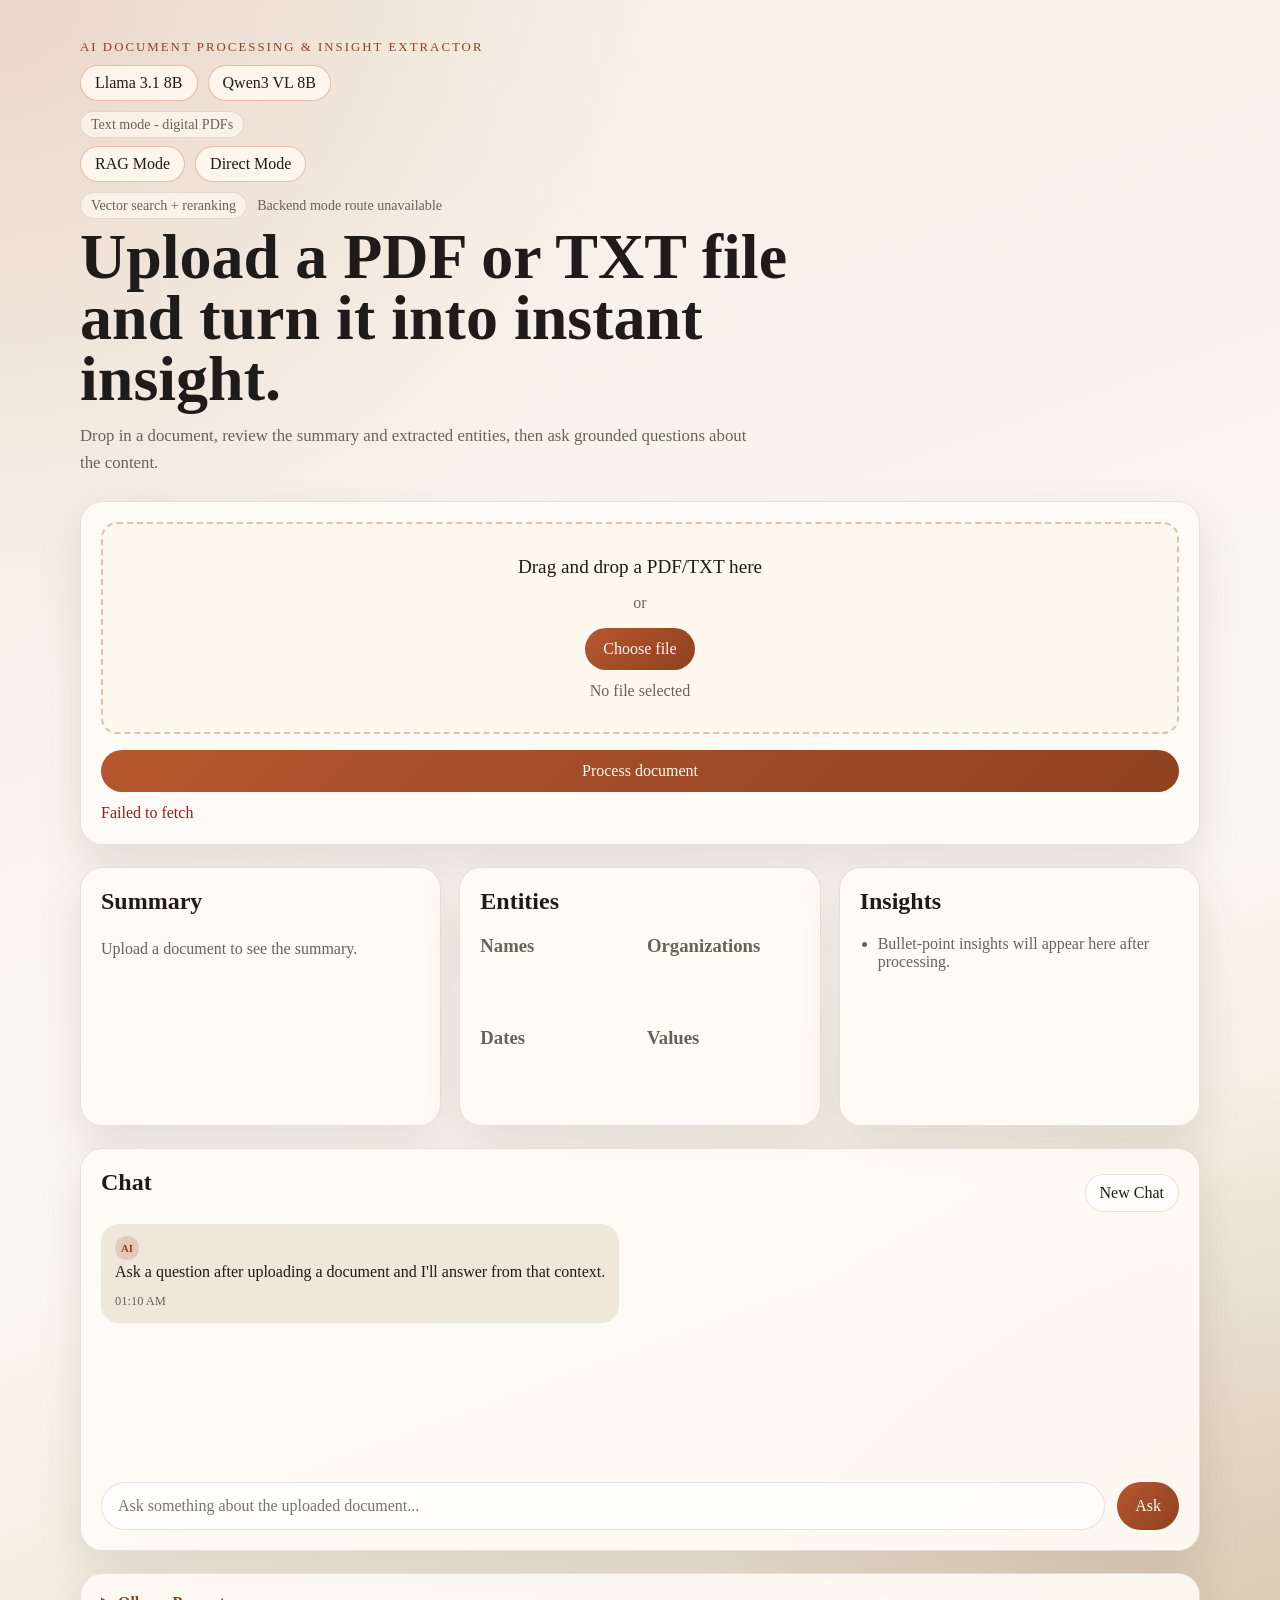
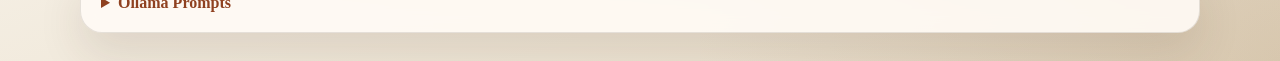
<file: READR/ui/index.html>
<!DOCTYPE html>
<html lang="en">
  <head>
    <meta charset="UTF-8" />
    <meta name="viewport" content="width=device-width, initial-scale=1.0" />
    <title>Document Insight Extractor</title>
    <link rel="stylesheet" href="style.css" />
  </head>
  <body>
    <main class="app-shell">
      <section class="hero">
        <p class="eyebrow">AI Document Processing & Insight Extractor</p>
        <div class="model-switcher">
          <button id="llamaModelBtn" class="model-btn" type="button">Llama 3.1 8B</button>
          <button id="qwenModelBtn" class="model-btn" type="button">Qwen3 VL 8B</button>
        </div>
        <div class="model-meta">
          <span id="modelBadge" class="model-badge">Text mode - digital PDFs</span>
          <span id="modelStatus" class="model-status"></span>
        </div>
        <div class="mode-switcher">
          <button id="ragModeBtn" class="mode-btn" type="button">RAG Mode</button>
          <button id="directModeBtn" class="mode-btn" type="button">Direct Mode</button>
        </div>
        <div class="mode-meta">
          <span id="modeBadge" class="mode-badge">Vector search + reranking</span>
          <span id="modeStatus" class="model-status"></span>
          <span id="modeWarning" class="warning-badge hidden">
            Large document - answers may be less accurate, only first ~1800 words used
          </span>
        </div>
        <h1>Upload a PDF or TXT file and turn it into instant insight.</h1>
        <p class="subcopy">
          Drop in a document, review the summary and extracted entities, then ask
          grounded questions about the content.
        </p>
      </section>

      <section class="panel upload-panel">
        <div id="dropZone" class="drop-zone">
          <input id="fileInput" type="file" accept=".pdf,.txt" hidden />
          <p class="drop-title">Drag and drop a PDF/TXT here</p>
          <p class="drop-subtitle">or</p>
          <button id="pickFileBtn" class="primary-btn" type="button">Choose file</button>
          <p id="fileName" class="file-name">No file selected</p>
        </div>
        <button id="uploadBtn" class="primary-btn wide" type="button">Process document</button>
        <p id="status" class="status"></p>
        <div id="uploadProgress" class="upload-progress hidden">
          <p id="uploadModeNote" class="upload-mode-note"></p>
          <div id="step1" class="progress-step">Step 1: Extracting text...</div>
          <div id="step2" class="progress-step">Step 2: Chunking and indexing...</div>
          <div id="step3" class="progress-step">Step 3: Generating summary...</div>
        </div>
      </section>

      <section class="results-grid">
        <article class="panel">
          <h2>Summary</h2>
          <div id="summary" class="content-box muted">Upload a document to see the summary.</div>
        </article>

        <article class="panel">
          <h2>Entities</h2>
          <div id="entities" class="entities-grid muted">
            <div>
              <h3>Names</h3>
              <ul id="namesList"></ul>
            </div>
            <div>
              <h3>Organizations</h3>
              <ul id="orgsList"></ul>
            </div>
            <div>
              <h3>Dates</h3>
              <ul id="datesList"></ul>
            </div>
            <div>
              <h3>Values</h3>
              <ul id="valuesList"></ul>
            </div>
          </div>
        </article>

        <article class="panel insights-panel">
          <h2>Insights</h2>
          <ul id="insightsList" class="insights-list muted">
            <li>Bullet-point insights will appear here after processing.</li>
          </ul>
        </article>
      </section>

      <section class="panel chat-panel">
        <div class="chat-header">
          <h2>Chat</h2>
          <button id="newChatBtn" class="secondary-btn" type="button">New Chat</button>
        </div>
        <div id="chatMessages" class="chat-messages"></div>
        <form id="chatForm" class="chat-form">
          <input
            id="chatInput"
            type="text"
            placeholder="Ask something about the uploaded document..."
            autocomplete="off"
          />
          <button class="primary-btn" type="submit">Ask</button>
        </form>
      </section>

      <section class="panel debug-panel">
        <details id="promptDebug" class="prompt-debug">
          <summary>Ollama Prompts</summary>
          <div id="promptDebugList" class="prompt-debug-list muted">
            Upload a document or ask a question to see the prompts sent to Ollama.
          </div>
        </details>
      </section>
    </main>

    <div id="contextModal" class="context-modal hidden">
      <div class="context-dialog">
        <div class="context-header">
          <h3>RAG Context</h3>
          <button id="closeContextBtn" class="secondary-btn" type="button">Close</button>
        </div>
        <pre id="contextContent" class="context-content"></pre>
      </div>
    </div>

    <script src="app.js"></script>
  </body>
</html>
</file>
<file: READR/ui/style.css>
:root {
  --bg: #f4efe6;
  --bg-accent: #e8dcc7;
  --panel: rgba(255, 251, 245, 0.9);
  --text: #1e1b18;
  --muted: #6a6259;
  --line: rgba(53, 39, 27, 0.12);
  --primary: #b5572f;
  --primary-dark: #8f4120;
  --shadow: 0 20px 45px rgba(66, 43, 28, 0.12);
  --radius: 22px;
}

* {
  box-sizing: border-box;
}

body {
  margin: 0;
  min-height: 100vh;
  font-family: Georgia, "Times New Roman", serif;
  color: var(--text);
  background:
    radial-gradient(circle at top left, rgba(181, 87, 47, 0.16), transparent 32%),
    radial-gradient(circle at bottom right, rgba(140, 104, 62, 0.18), transparent 28%),
    linear-gradient(160deg, var(--bg), #fbf8f2 60%, var(--bg-accent));
}

.app-shell {
  width: min(1120px, calc(100% - 32px));
  margin: 0 auto;
  padding: 40px 0 28px;
}

.hero {
  margin-bottom: 24px;
}

.eyebrow {
  margin: 0 0 10px;
  font-size: 0.8rem;
  letter-spacing: 0.16em;
  text-transform: uppercase;
  color: var(--primary-dark);
}

.hero h1 {
  margin: 0;
  max-width: 720px;
  font-size: clamp(2.2rem, 5vw, 4.4rem);
  line-height: 0.95;
}

.subcopy {
  max-width: 680px;
  margin: 14px 0 0;
  font-size: 1.05rem;
  line-height: 1.6;
  color: var(--muted);
}

.model-switcher,
.mode-switcher {
  display: inline-flex;
  gap: 10px;
  margin-bottom: 10px;
}

.model-btn,
.mode-btn {
  border: 1px solid rgba(181, 87, 47, 0.35);
  border-radius: 999px;
  padding: 8px 14px;
  font: inherit;
  background: rgba(255, 248, 239, 0.9);
  color: var(--text);
  cursor: pointer;
  transition: transform 0.2s ease, background-color 0.2s ease, border-color 0.2s ease;
}

.model-btn:hover,
.mode-btn:hover {
  transform: translateY(-1px);
}

.model-btn.active,
.mode-btn.active {
  color: #fff9f4;
  border-color: transparent;
  background: linear-gradient(135deg, var(--primary), var(--primary-dark));
}

.model-meta,
.mode-meta {
  display: flex;
  flex-wrap: wrap;
  align-items: center;
  gap: 10px;
  margin-bottom: 8px;
}

.model-badge,
.mode-badge,
.model-status,
.mode-status {
  font-size: 0.88rem;
  color: var(--muted);
}

.model-badge,
.mode-badge {
  border: 1px solid var(--line);
  border-radius: 999px;
  padding: 4px 10px;
  background: rgba(255, 248, 239, 0.7);
}

.warning-badge {
  border: 1px solid rgba(143, 65, 32, 0.2);
  border-radius: 999px;
  padding: 4px 10px;
  font-size: 0.82rem;
  color: #8f4120;
  background: rgba(255, 236, 214, 0.9);
}

.panel {
  background: var(--panel);
  border: 1px solid var(--line);
  border-radius: var(--radius);
  box-shadow: var(--shadow);
  backdrop-filter: blur(10px);
}

.upload-panel {
  padding: 20px;
}

.drop-zone {
  border: 2px dashed rgba(181, 87, 47, 0.35);
  border-radius: calc(var(--radius) - 6px);
  padding: 32px 20px;
  text-align: center;
  transition: transform 0.2s ease, border-color 0.2s ease, background-color 0.2s ease;
  background: rgba(255, 248, 239, 0.85);
}

.drop-zone.dragover {
  transform: translateY(-2px);
  border-color: var(--primary);
  background: rgba(255, 242, 232, 1);
}

.drop-title {
  margin: 0;
  font-size: 1.2rem;
}

.drop-subtitle,
.file-name,
.status,
.muted {
  color: var(--muted);
}

.file-name,
.status {
  margin: 12px 0 0;
}

.status {
  min-height: 20px;
}

.primary-btn {
  border: 0;
  border-radius: 999px;
  padding: 12px 18px;
  font: inherit;
  color: #fff9f4;
  background: linear-gradient(135deg, var(--primary), var(--primary-dark));
  cursor: pointer;
  transition: transform 0.2s ease, opacity 0.2s ease;
}

.primary-btn:hover {
  transform: translateY(-1px);
}

.primary-btn:disabled {
  opacity: 0.65;
  cursor: wait;
  transform: none;
}

.wide {
  width: 100%;
  margin-top: 16px;
}

.hidden {
  display: none !important;
}

.upload-progress {
  margin-top: 14px;
  border-top: 1px solid var(--line);
  padding-top: 14px;
}

.upload-mode-note {
  margin: 0 0 10px;
  font-size: 0.92rem;
  color: var(--muted);
}

.progress-step {
  font-size: 0.95rem;
  color: var(--muted);
  margin: 7px 0;
}

.progress-step.active {
  color: var(--primary-dark);
  font-weight: 600;
}

.progress-step.done {
  color: #3c5f3d;
}

.results-grid {
  display: grid;
  grid-template-columns: repeat(3, minmax(0, 1fr));
  gap: 18px;
  margin-top: 22px;
}

.results-grid .panel,
.chat-panel {
  padding: 20px;
}

.results-grid h2,
.panel h2,
.panel h3 {
  margin-top: 0;
}

.content-box {
  min-height: 170px;
  line-height: 1.7;
}

.entities-grid {
  display: grid;
  grid-template-columns: repeat(2, minmax(0, 1fr));
  gap: 14px;
  min-height: 170px;
}

.entities-grid ul,
.insights-list {
  margin: 0;
  padding-left: 18px;
}

.insights-panel {
  min-height: 100%;
}

.chat-panel {
  margin-top: 22px;
}

.debug-panel {
  margin-top: 22px;
  padding: 20px;
}

.prompt-debug {
  width: 100%;
}

.prompt-debug summary,
.prompt-entry-summary {
  cursor: pointer;
}

.prompt-debug > summary {
  font-size: 1rem;
  font-weight: 600;
  color: var(--primary-dark);
  user-select: none;
}

.prompt-debug-list {
  margin-top: 14px;
  display: grid;
  gap: 12px;
}

.prompt-entry {
  border: 1px solid var(--line);
  border-radius: 16px;
  background: rgba(255, 248, 239, 0.78);
  overflow: hidden;
}

.prompt-entry-summary {
  display: flex;
  flex-wrap: wrap;
  gap: 8px;
  align-items: center;
  padding: 12px 14px;
  color: var(--text);
}

.prompt-entry-meta {
  font-size: 0.8rem;
  color: var(--muted);
}

.prompt-entry-body {
  margin: 0;
  padding: 14px;
  border-top: 1px solid var(--line);
  background: #fffdf8;
  overflow: auto;
  white-space: pre-wrap;
  word-break: break-word;
  font-size: 0.86rem;
  line-height: 1.55;
}

.chat-header {
  display: flex;
  align-items: center;
  justify-content: space-between;
  gap: 10px;
  margin-bottom: 8px;
}

.secondary-btn {
  border: 1px solid var(--line);
  border-radius: 999px;
  padding: 9px 14px;
  font: inherit;
  background: rgba(255, 255, 255, 0.7);
  color: var(--text);
  cursor: pointer;
}

.secondary-btn:hover {
  border-color: rgba(181, 87, 47, 0.35);
}

.chat-messages {
  min-height: 240px;
  max-height: 340px;
  overflow-y: auto;
  display: flex;
  flex-direction: column;
  gap: 12px;
  padding-right: 4px;
}

.message {
  max-width: 85%;
  padding: 12px 14px;
  border-radius: 18px;
  line-height: 1.5;
}

.message-row {
  display: flex;
}

.message-row.user {
  justify-content: flex-end;
}

.message-row.assistant {
  justify-content: flex-start;
}

.message.user {
  margin-left: auto;
  background: #f3d8c7;
}

.message.assistant {
  background: #efe7da;
}

.message-body {
  white-space: pre-wrap;
}

.message-time {
  margin-top: 8px;
  font-size: 0.78rem;
  color: var(--muted);
}

.bot-icon {
  display: inline-flex;
  align-items: center;
  justify-content: center;
  width: 24px;
  height: 24px;
  margin-right: 8px;
  border-radius: 50%;
  background: rgba(181, 87, 47, 0.2);
  color: var(--primary-dark);
  font-size: 0.68rem;
  font-weight: 700;
  vertical-align: top;
}

.typing-dot {
  display: inline-block;
  width: 8px;
  height: 8px;
  margin-right: 4px;
  border-radius: 50%;
  background: var(--muted);
  animation: dotPulse 1.1s infinite ease-in-out;
}

.typing-dot:nth-child(2) {
  animation-delay: 0.15s;
}

.typing-dot:nth-child(3) {
  animation-delay: 0.3s;
  margin-right: 0;
}

.context-info-btn {
  float: right;
  width: 20px;
  height: 20px;
  border: 1px solid rgba(181, 87, 47, 0.35);
  border-radius: 50%;
  background: rgba(255, 248, 239, 0.85);
  color: var(--primary-dark);
  font-size: 0.72rem;
  line-height: 1;
  cursor: pointer;
}

.context-modal {
  position: fixed;
  inset: 0;
  z-index: 20;
  display: grid;
  place-items: center;
  padding: 20px;
  background: rgba(30, 27, 24, 0.5);
}

.context-dialog {
  width: min(900px, 100%);
  max-height: 80vh;
  overflow: hidden;
  background: #fff9f1;
  border: 1px solid var(--line);
  border-radius: 16px;
  box-shadow: var(--shadow);
}

.context-header {
  display: flex;
  align-items: center;
  justify-content: space-between;
  gap: 10px;
  padding: 14px 16px;
  border-bottom: 1px solid var(--line);
}

.context-header h3 {
  margin: 0;
}

.context-content {
  margin: 0;
  padding: 16px;
  max-height: calc(80vh - 70px);
  overflow: auto;
  font-size: 0.88rem;
  line-height: 1.55;
  white-space: pre-wrap;
  background: #fffdf8;
}

@keyframes dotPulse {
  0%,
  80%,
  100% {
    transform: translateY(0);
    opacity: 0.35;
  }

  40% {
    transform: translateY(-2px);
    opacity: 1;
  }
}

.chat-form {
  display: flex;
  gap: 12px;
  margin-top: 18px;
}

.chat-form input {
  flex: 1;
  border: 1px solid var(--line);
  border-radius: 999px;
  padding: 14px 16px;
  font: inherit;
  background: rgba(255, 255, 255, 0.75);
}

@media (max-width: 900px) {
  .results-grid {
    grid-template-columns: 1fr;
  }
}

@media (max-width: 640px) {
  .app-shell {
    width: min(100% - 20px, 1120px);
    padding-top: 24px;
  }

  .chat-form {
    flex-direction: column;
  }

  .model-switcher,
  .mode-switcher {
    display: flex;
    width: 100%;
  }

  .model-btn,
  .mode-btn {
    flex: 1;
  }

  .chat-header {
    flex-direction: column;
    align-items: flex-start;
  }

  .entities-grid {
    grid-template-columns: 1fr;
  }
}
</file>
